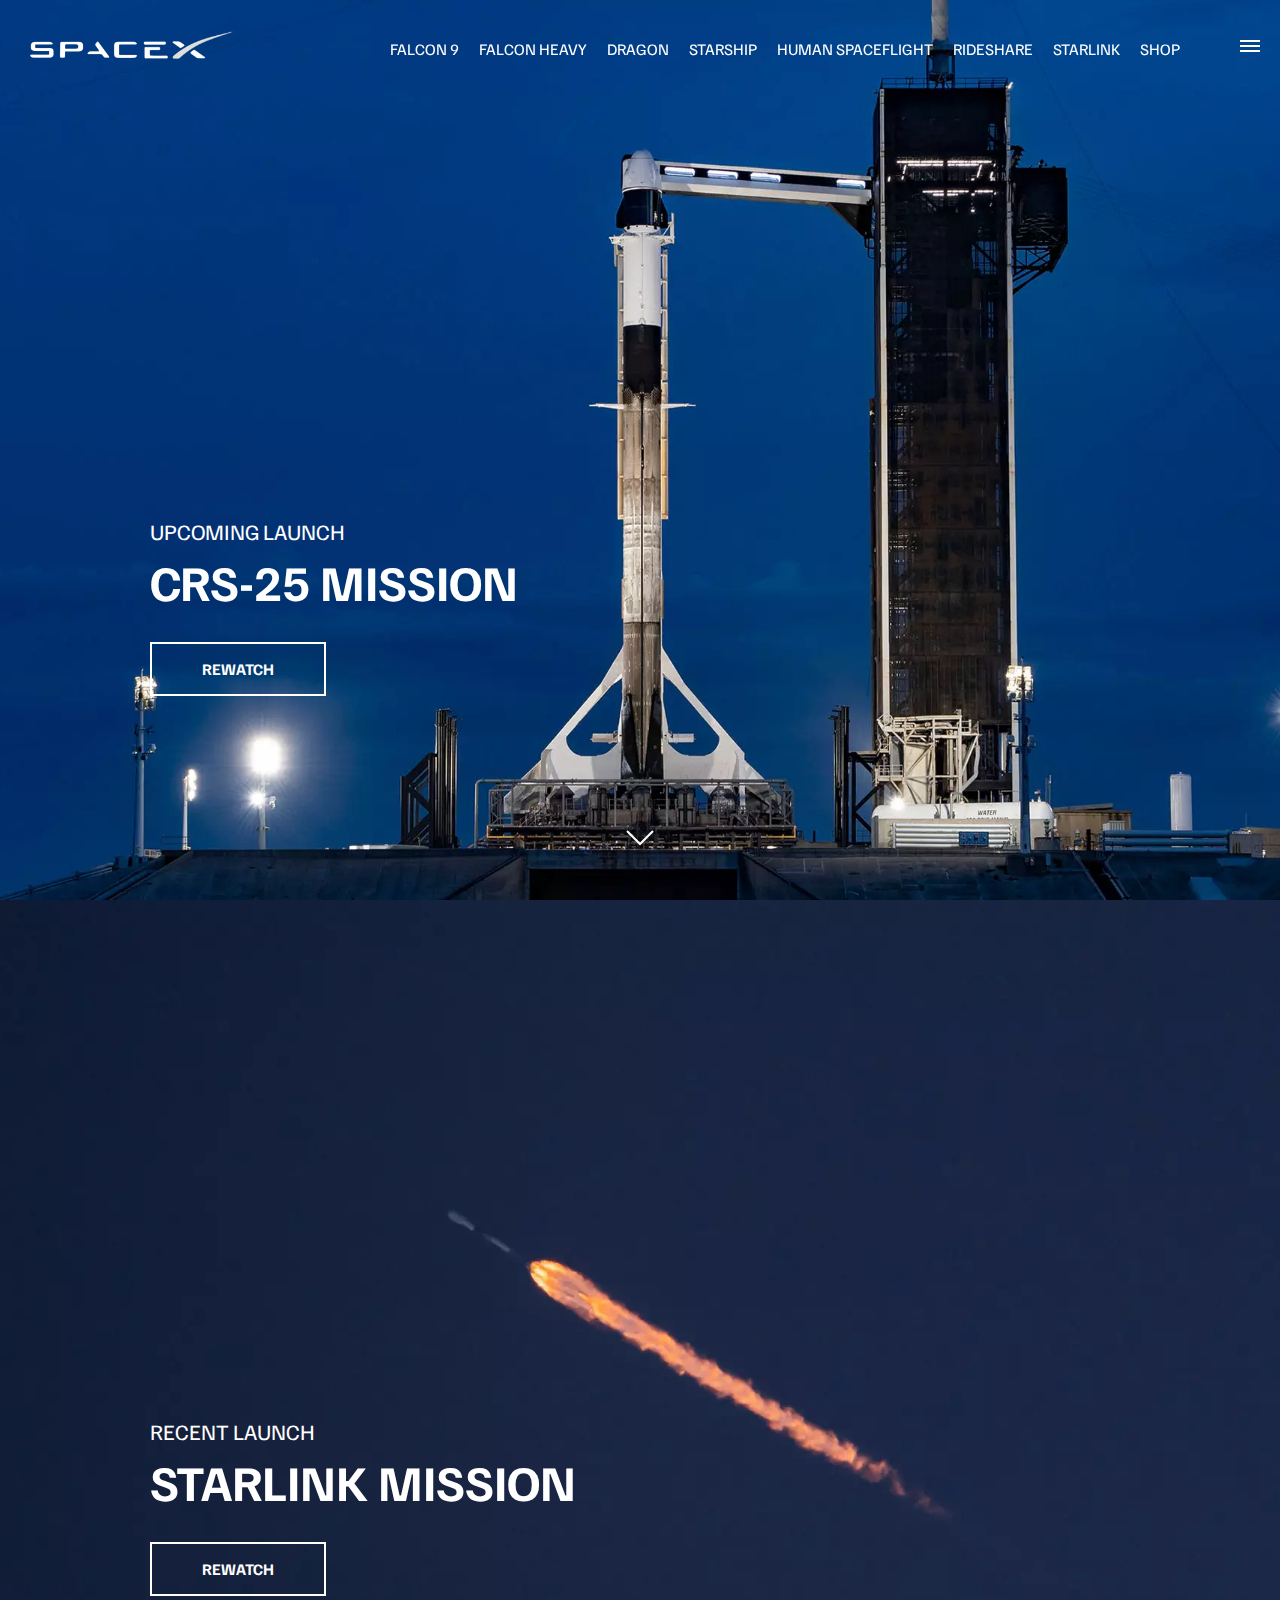
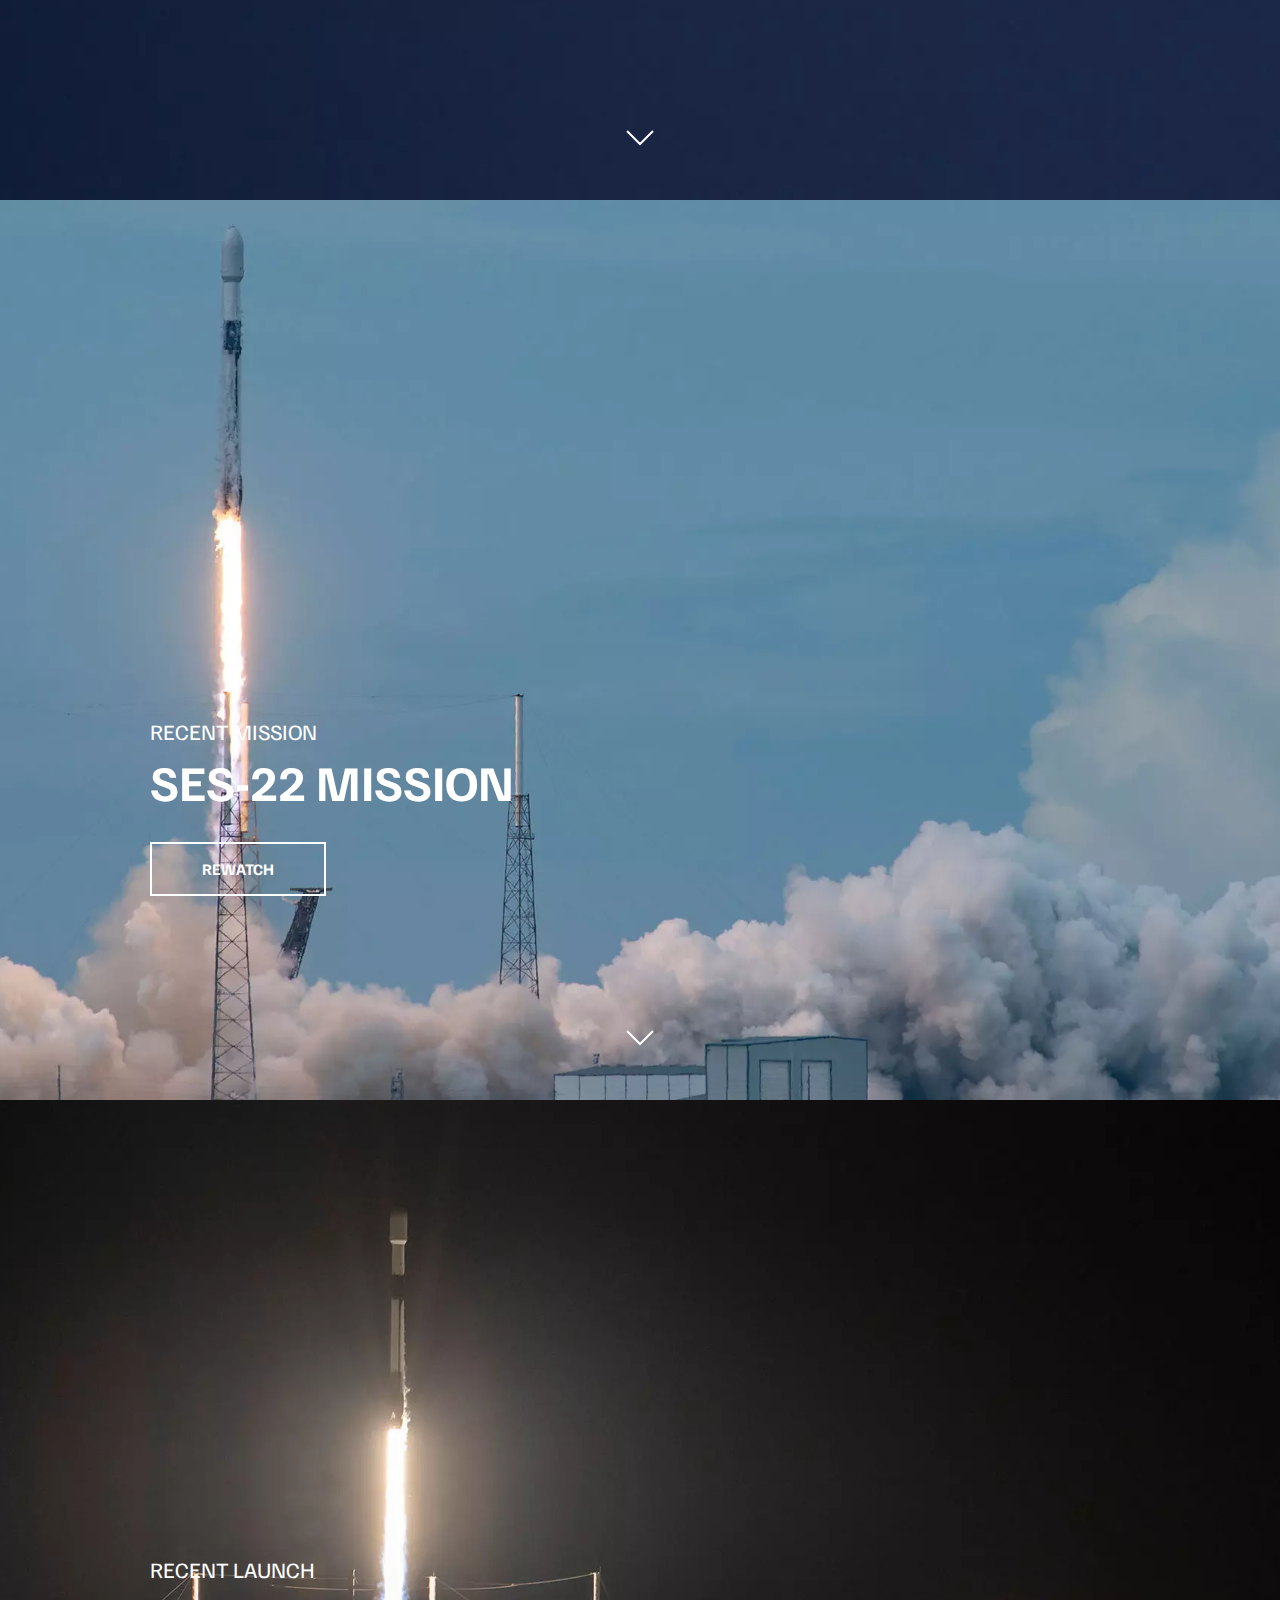
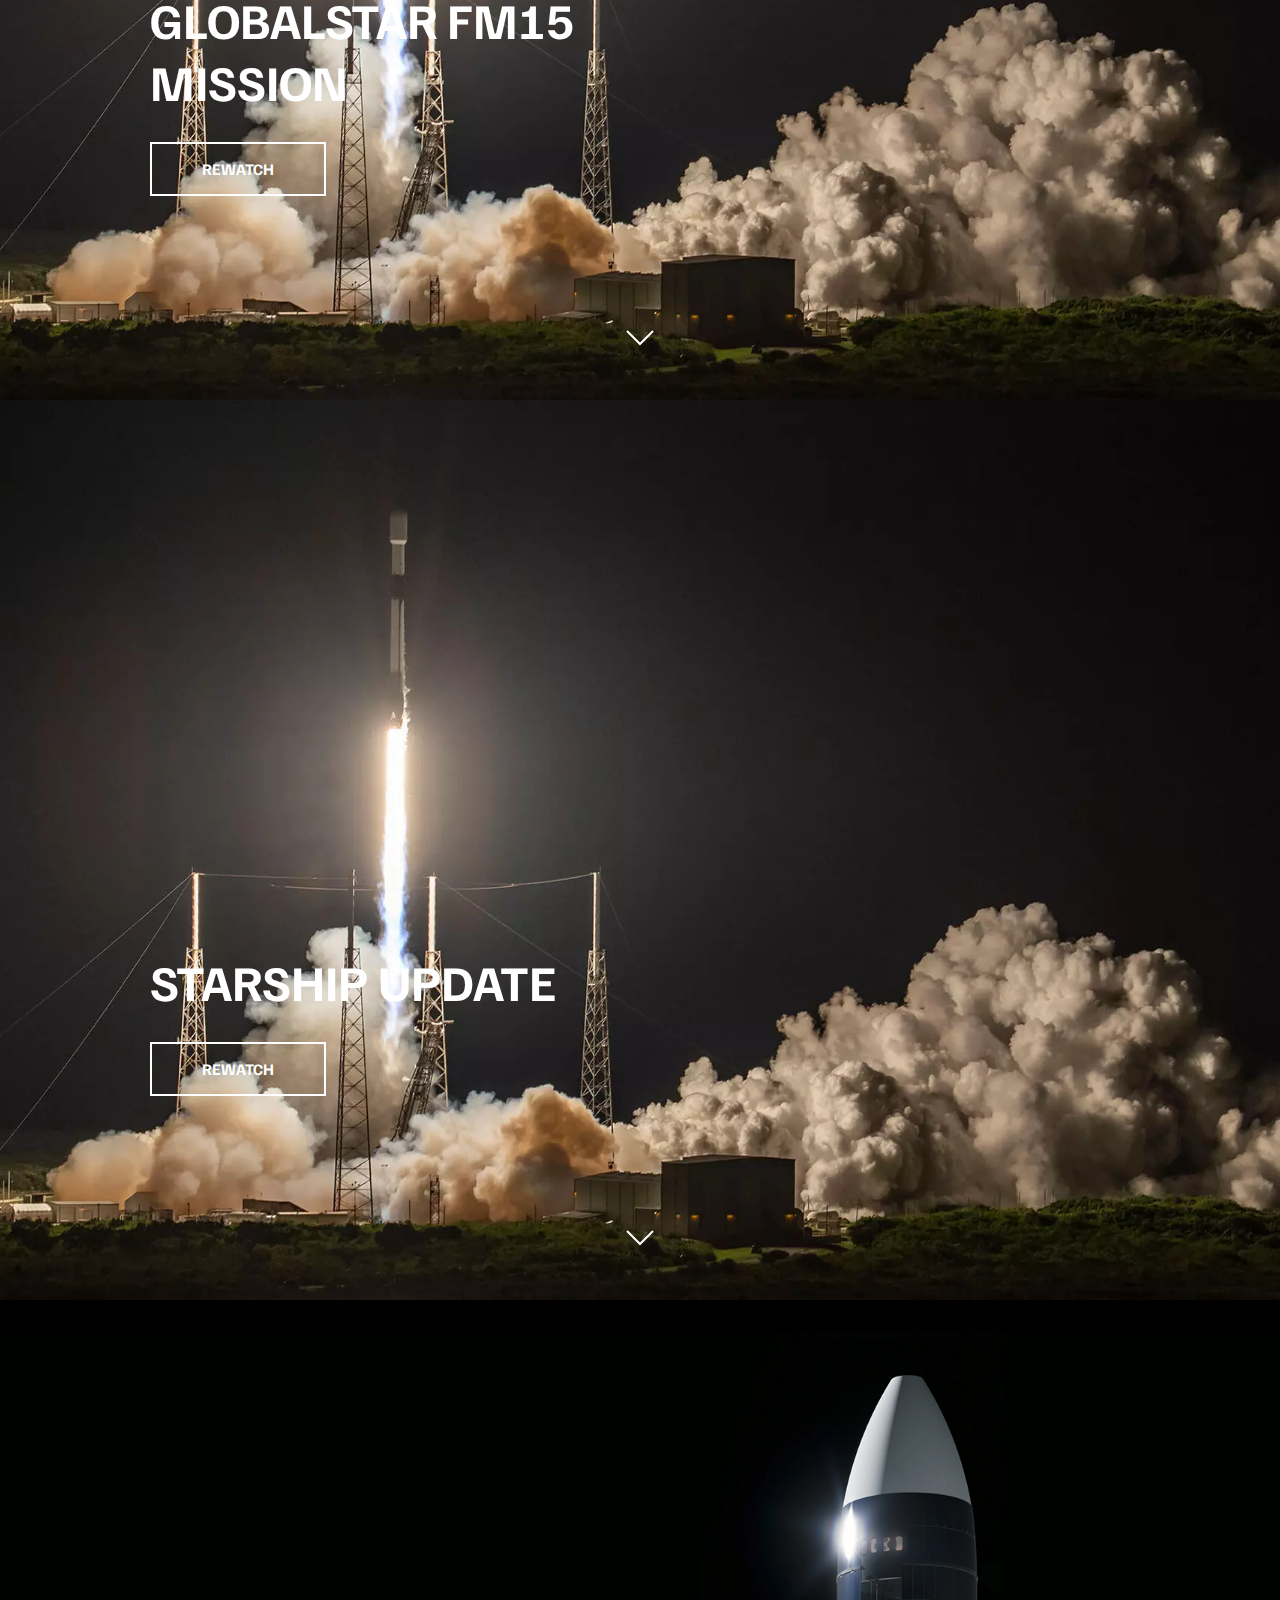
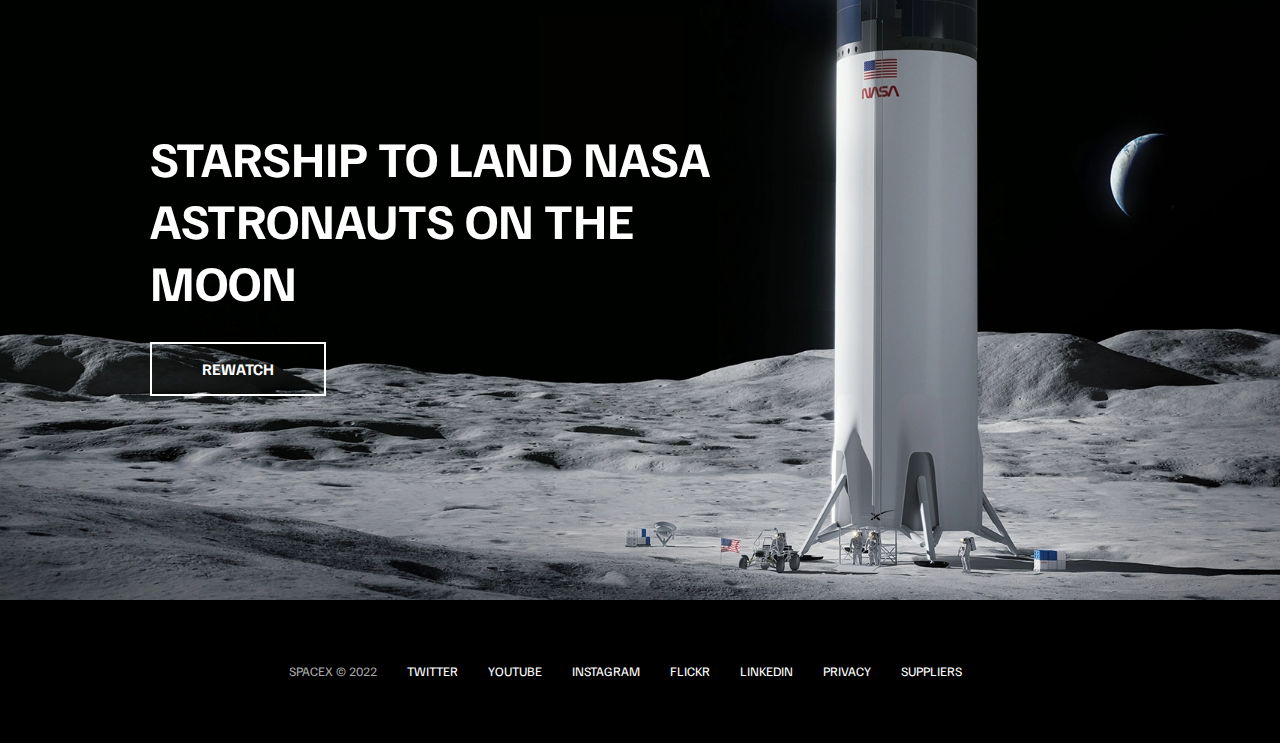
<file: index.html>
<!DOCTYPE html>
<html lang="en">
<head>
    <meta charset="UTF-8">
    <meta http-equiv="X-UA-Compatible" content="IE=edge">
    <meta name="viewport" content="width=device-width, initial-scale=1.0">
    <link rel="stylesheet" href="css/style.css">
    <title>SpaceX</title>
</head>
<body>
    <div id="overlay"></div>
    <div id="mobile-menu" class="mobile-main-menu">
        <div class="logo mobile-only">
            <a href="index.html">
                <img src="images/logo.png" alt="logo">
            </a>
        </div>
        <ul>
            <li class="mobile-only"><a href="falcon9.html">Falcon 9</a></li>
            <li class="mobile-only"><a href="falcon-heavy.html">Falcon Heavy</a></li>
            <li class="mobile-only"><a href="dragon.html">Dragon</a></li>
            <li class="mobile-only"><a href="#">Starship</a></li>
            <li class="mobile-only"><a href="#">Human Spaceflight</a></li>
            <li class="mobile-only"><a href="#">Rideshare</a></li>
            <li class="mobile-only"><a href="#">Starlink</a></li>
            <li class="mobile-only"><a href="#">Shop</a></li>
            <li><a href="#">Mission</a></li>
            <li><a href="#">Launches</a></li>
            <li><a href="#">Careers</a></li>
            <li><a href="#">Updates</a></li>
        </ul>
    </div>
    <header class="main-header">
        <div class="logo">
            <a href="index.html">
                <img src="images/logo.png" alt="logo">
            </a>
        </div>
        <nav class="desktop-main-menu">
            <ul>
                <li><a href="falcon9.html">Falcon 9</a></li>
                <li><a href="falcon-heavy.html">Falcon Heavy</a></li>
                <li><a href="dragon.html">Dragon</a></li>
                <li><a href="#">Starship</a></li>
                <li><a href="#">Human Spaceflight</a></li>
                <li><a href="#">Rideshare</a></li>
                <li><a href="#">Starlink</a></li>
                <li><a href="#">Shop</a></li>
            </ul>
        </nav>
    </header>

    <!-- Hamburger menu -->
    <button id="menu-btn" class="hamburger" type="button">
        <span class="hamburger-top"></span>
        <span class="hamburger-middle"></span>
        <span class="hamburger-bottom"></span>
    </button>

    <!-- Section A -->
    <section class="section-a">
        <div class="section-inner">
            <h4>Upcoming Launch</h4>
            <h2>CRS-25 Mission</h2>
            <div class="btn">
                <div class="hover"></div>
                <span>Rewatch</span>
            </div>
        </div>

        <div class="scroll-arrow">
            <svg width="30px" height="20px">
              <path
                stroke="#ffffff"
                fill="none"
                stroke-width="2px"
                d="M2.000,5.000 L15.000,18.000 L28.000,5.000 "
              ></path>
            </svg>
        </div>
    </section>

    <!-- Section B -->
    <section class="section-b">
        <div class="section-inner">
            <h4>Recent Launch</h4>
            <h2>Starlink Mission</h2>
            <div class="btn">
                <div class="hover"></div>
                <span>Rewatch</span>
            </div>
        </div>

        <div class="scroll-arrow">
            <svg width="30px" height="20px">
              <path
                stroke="#ffffff"
                fill="none"
                stroke-width="2px"
                d="M2.000,5.000 L15.000,18.000 L28.000,5.000 "
              ></path>
            </svg>
        </div>
    </section>

    <!-- Section C -->
    <section class="section-c">
        <div class="section-inner">
            <h4>Recent Mission</h4>
            <h2>SES-22 Mission</h2>
            <div class="btn">
                <div class="hover"></div>
                <span>Rewatch</span>
            </div>
        </div>

        <div class="scroll-arrow">
            <svg width="30px" height="20px">
              <path
                stroke="#ffffff"
                fill="none"
                stroke-width="2px"
                d="M2.000,5.000 L15.000,18.000 L28.000,5.000 "
              ></path>
            </svg>
        </div>
    </section>

    <!-- Section D -->
    <section class="section-d">
        <div class="section-inner">
            <h4>Recent Launch</h4>
            <h2>Globalstar FM15 Mission</h2>
            <div class="btn">
                <div class="hover"></div>
                <span>Rewatch</span>
            </div>
        </div>

        <div class="scroll-arrow">
            <svg width="30px" height="20px">
              <path
                stroke="#ffffff"
                fill="none"
                stroke-width="2px"
                d="M2.000,5.000 L15.000,18.000 L28.000,5.000 "
              ></path>
            </svg>
        </div>
    </section>

    <!-- Section E -->
    <section class="section-d">
        <div class="section-inner">
            <h2>Starship Update</h2>
            <div class="btn">
                <div class="hover"></div>
                <span>Rewatch</span>
            </div>
        </div>

        <div class="scroll-arrow">
            <svg width="30px" height="20px">
              <path
                stroke="#ffffff"
                fill="none"
                stroke-width="2px"
                d="M2.000,5.000 L15.000,18.000 L28.000,5.000 "
              ></path>
            </svg>
        </div>
    </section>

    <!-- Section F -->
    <section class="section-f">
        <div class="section-inner">
            <h2>Starship to land NASA Astronauts on the moon</h2>
            <div class="btn">
                <div class="hover"></div>
                <span>Rewatch</span>
            </div>
        </div>
    </section>

    <!-- Footer -->
    <footer>
        <ul>
            <li>SpaceX &copy; 2022</li>
            <li><a href="#">Twitter</a></li>
            <li><a href="#">Youtube</a></li>
            <li><a href="#">Instagram</a></li>
            <li><a href="#">Flickr</a></li>
            <li><a href="#">Linkedin</a></li>
            <li><a href="#">Privacy</a></li> 
            <li><a href="#">Suppliers</a></li>
        </ul>
    </footer>

    <script src="js/script.js"></script>
</body>
</html>
</file>
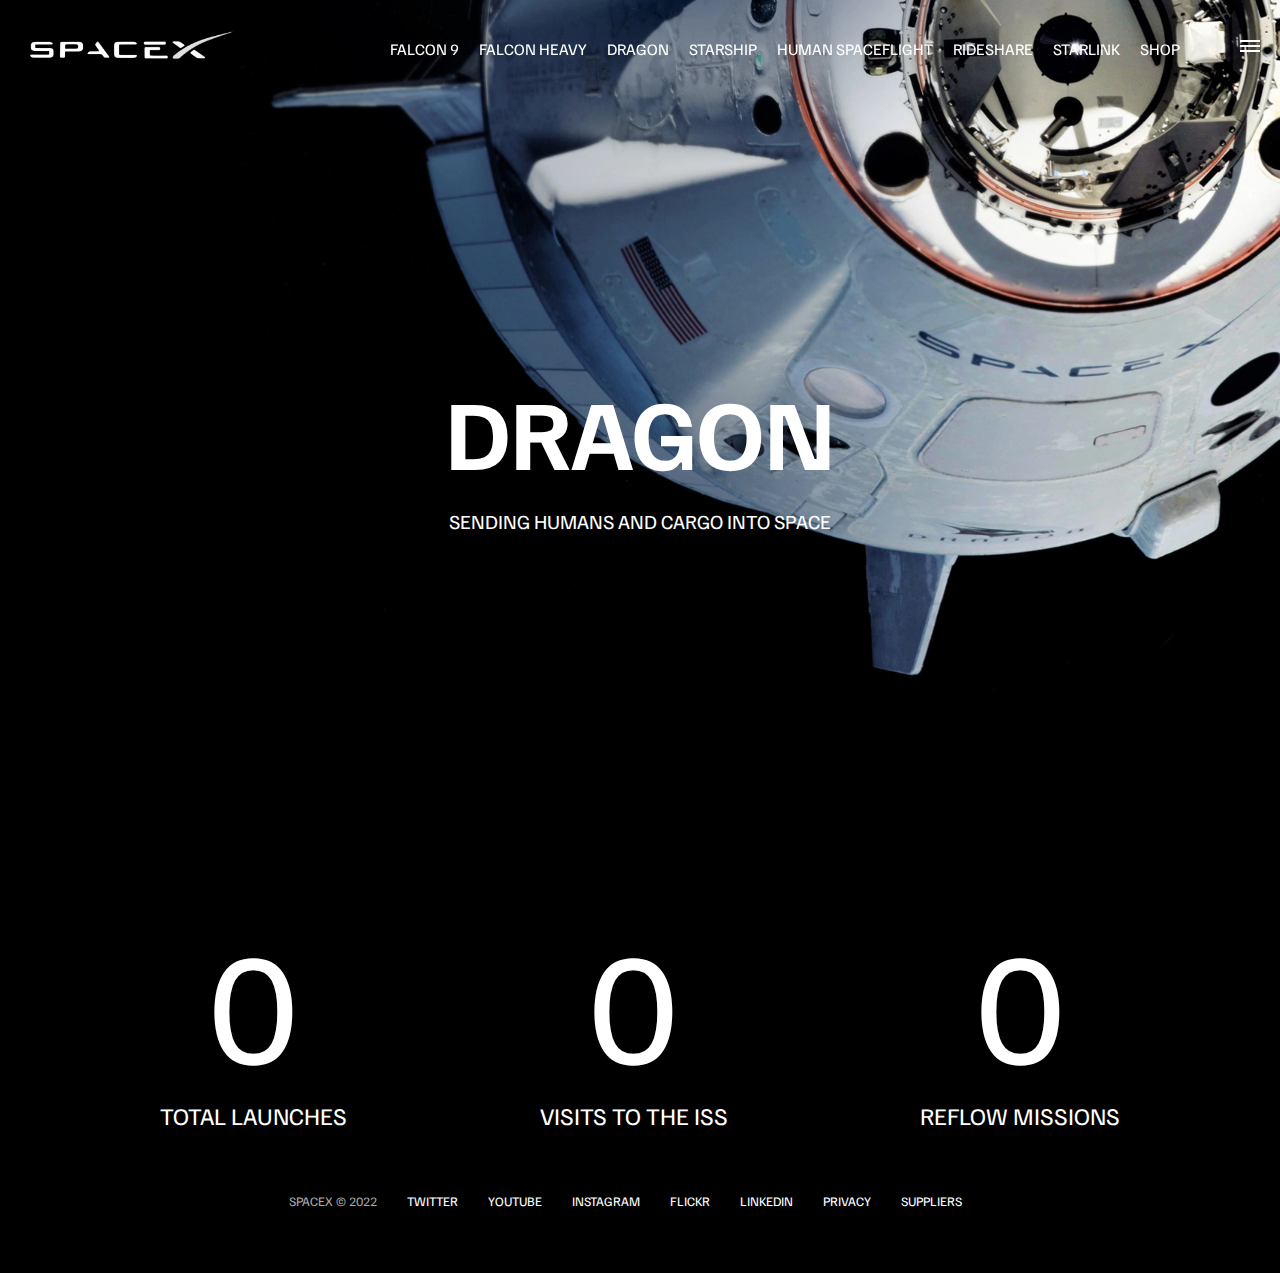
<file: dragon.html>
<!DOCTYPE html>
<html lang="en">
<head>
    <meta charset="UTF-8">
    <meta http-equiv="X-UA-Compatible" content="IE=edge">
    <meta name="viewport" content="width=device-width, initial-scale=1.0">
    <link rel="stylesheet" href="css/style.css">
    <title>SpaceX - Dragon</title>
</head>
<body>
    <div id="overlay"></div>
    <div id="mobile-menu" class="mobile-main-menu">
        <div class="logo mobile-only">
            <a href="index.html">
                <img src="images/logo.png" alt="logo">
            </a>
        </div>
        <ul>
            <li class="mobile-only"><a href="falcon9.html">Falcon 9</a></li>
            <li class="mobile-only"><a href="falcon-heavy.html">Falcon Heavy</a></li>
            <li class="mobile-only"><a href="dragon.html">Dragon</a></li>
            <li class="mobile-only"><a href="#">Starship</a></li>
            <li class="mobile-only"><a href="#">Human Spaceflight</a></li>
            <li class="mobile-only"><a href="#">Rideshare</a></li>
            <li class="mobile-only"><a href="#">Starlink</a></li>
            <li class="mobile-only"><a href="#">Shop</a></li>
            <li><a href="#">Mission</a></li>
            <li><a href="#">Launches</a></li>
            <li><a href="#">Careers</a></li>
            <li><a href="#">Updates</a></li>
        </ul>
    </div>
    <header class="main-header">
        <div class="logo">
            <a href="index.html">
                <img src="images/logo.png" alt="logo">
            </a>
        </div>
        <nav class="desktop-main-menu">
            <ul>
                <li><a href="falcon9.html">Falcon 9</a></li>
                <li><a href="falcon-heavy.html">Falcon Heavy</a></li>
                <li><a href="dragon.html">Dragon</a></li>
                <li><a href="#">Starship</a></li>
                <li><a href="#">Human Spaceflight</a></li>
                <li><a href="#">Rideshare</a></li>
                <li><a href="#">Starlink</a></li>
                <li><a href="#">Shop</a></li>
            </ul>
        </nav>
    </header>

    <!-- Hamburger menu -->
    <button id="menu-btn" class="hamburger" type="button">
        <span class="hamburger-top"></span>
        <span class="hamburger-middle"></span>
        <span class="hamburger-bottom"></span>
    </button>

    <section class="section-animate bg-dragon">

    </section>
    <div class="section-inner-center">
        <h3>Dragon</h3>
        <p>Sending humans and cargo into space</p>
    </div>

    <div class="stats">
        <div>
            <span class="counter" data-target="34">0</span>
            <h4>Total Launches</h4>
        </div>
        <div>
            <span class="counter" data-target="31">0</span>
            <h4>Visits to the ISS</h4>
        </div>
        <div>
            <span class="counter" data-target="13">0</span>
            <h4>Reflow Missions</h4>
        </div>
    </div>

    <!-- Footer -->
    <footer>
        <ul>
            <li>SpaceX &copy; 2022</li>
            <li><a href="#">Twitter</a></li>
            <li><a href="#">Youtube</a></li>
            <li><a href="#">Instagram</a></li>
            <li><a href="#">Flickr</a></li>
            <li><a href="#">Linkedin</a></li>
            <li><a href="#">Privacy</a></li> 
            <li><a href="#">Suppliers</a></li>
        </ul>
    </footer>

    <script src="js/script.js"></script>
</body>
</html>
</file>
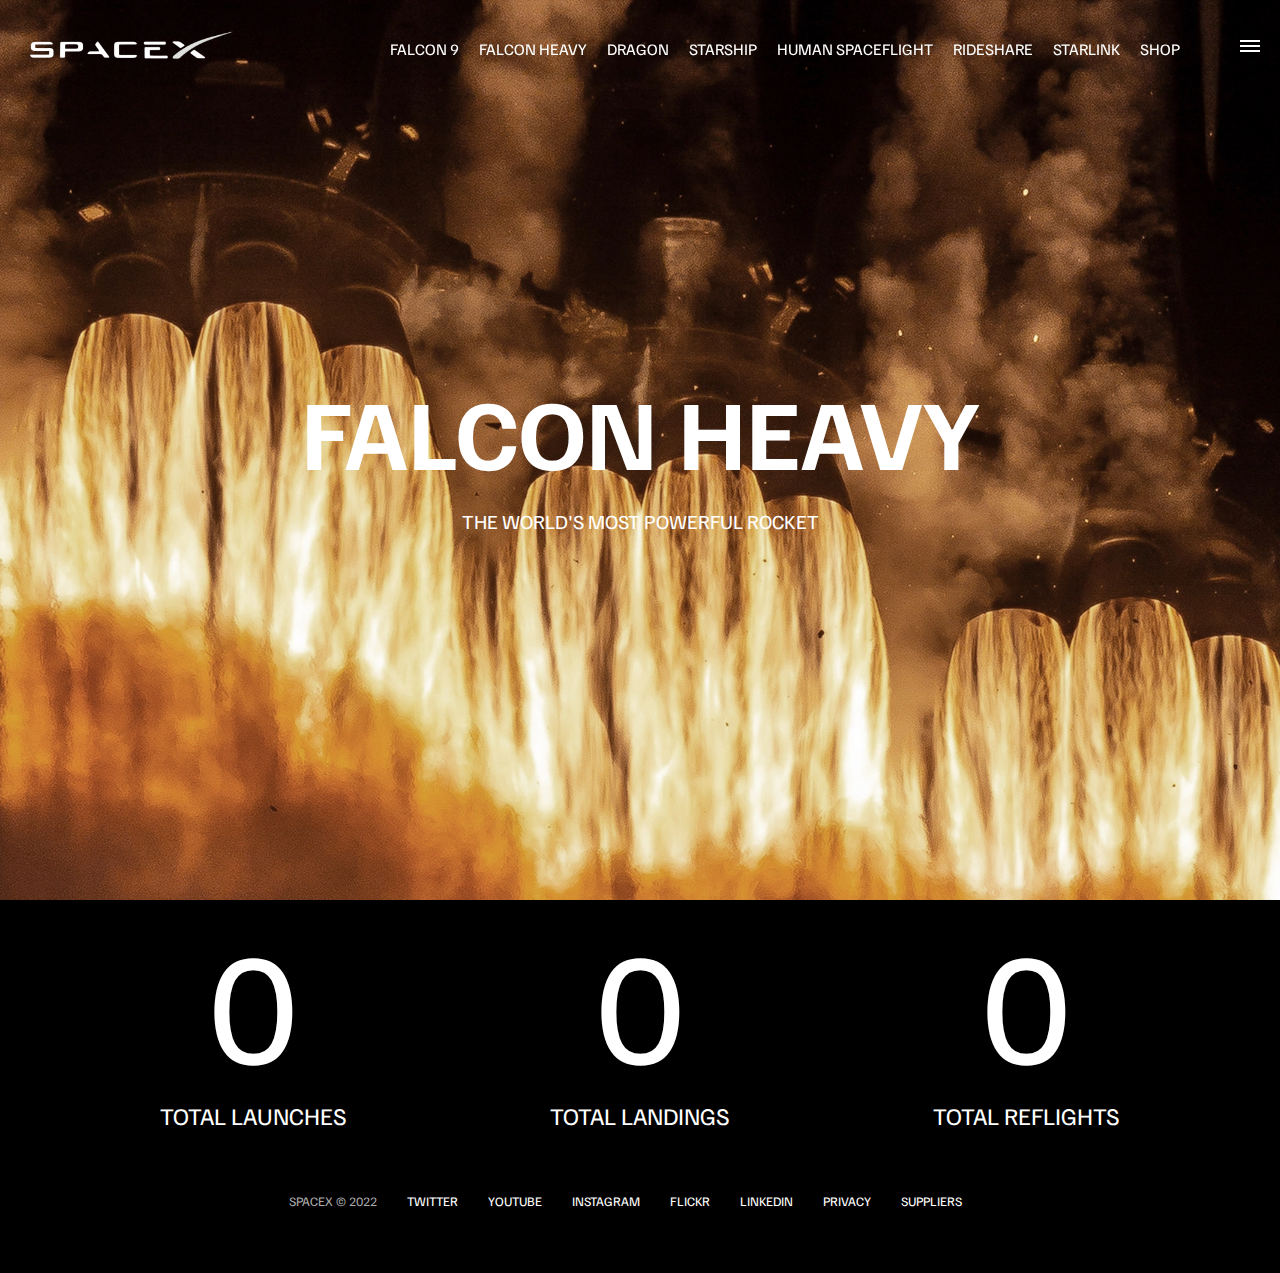
<file: falcon-heavy.html>
<!DOCTYPE html>
<html lang="en">
<head>
    <meta charset="UTF-8">
    <meta http-equiv="X-UA-Compatible" content="IE=edge">
    <meta name="viewport" content="width=device-width, initial-scale=1.0">
    <link rel="stylesheet" href="css/style.css">
    <title>SpaceX - Falcon Heavy</title>
</head>
<body>
    <div id="overlay"></div>
    <div id="mobile-menu" class="mobile-main-menu">
        <div class="logo mobile-only">
            <a href="index.html">
                <img src="images/logo.png" alt="logo">
            </a>
        </div>
        <ul>
            <li class="mobile-only"><a href="falcon9.html">Falcon 9</a></li>
            <li class="mobile-only"><a href="falcon-heavy.html">Falcon Heavy</a></li>
            <li class="mobile-only"><a href="dragon.html">Dragon</a></li>
            <li class="mobile-only"><a href="#">Starship</a></li>
            <li class="mobile-only"><a href="#">Human Spaceflight</a></li>
            <li class="mobile-only"><a href="#">Rideshare</a></li>
            <li class="mobile-only"><a href="#">Starlink</a></li>
            <li class="mobile-only"><a href="#">Shop</a></li>
            <li><a href="#">Mission</a></li>
            <li><a href="#">Launches</a></li>
            <li><a href="#">Careers</a></li>
            <li><a href="#">Updates</a></li>
        </ul>
    </div>
    <header class="main-header">
        <div class="logo">
            <a href="index.html">
                <img src="images/logo.png" alt="logo">
            </a>
        </div>
        <nav class="desktop-main-menu">
            <ul>
                <li><a href="falcon9.html">Falcon 9</a></li>
                <li><a href="falcon-heavy.html">Falcon Heavy</a></li>
                <li><a href="dragon.html">Dragon</a></li>
                <li><a href="#">Starship</a></li>
                <li><a href="#">Human Spaceflight</a></li>
                <li><a href="#">Rideshare</a></li>
                <li><a href="#">Starlink</a></li>
                <li><a href="#">Shop</a></li>
            </ul>
        </nav>
    </header>

    <!-- Hamburger menu -->
    <button id="menu-btn" class="hamburger" type="button">
        <span class="hamburger-top"></span>
        <span class="hamburger-middle"></span>
        <span class="hamburger-bottom"></span>
    </button>

    <section class="section-animate bg-falcon-heavy">

    </section>
    <div class="section-inner-center">
        <h3>Falcon Heavy</h3>
        <p>The world's most powerful rocket</p>
    </div>

    <div class="stats">
        <div>
            <span class="counter" data-target="3">0</span>
            <h4>Total Launches</h4>
        </div>
        <div>
            <span class="counter" data-target="7">0</span>
            <h4>Total Landings</h4>
        </div>
        <div>
            <span class="counter" data-target="4">0</span>
            <h4>Total Reflights</h4>
        </div>
    </div>

    <!-- Footer -->
    <footer>
        <ul>
            <li>SpaceX &copy; 2022</li>
            <li><a href="#">Twitter</a></li>
            <li><a href="#">Youtube</a></li>
            <li><a href="#">Instagram</a></li>
            <li><a href="#">Flickr</a></li>
            <li><a href="#">Linkedin</a></li>
            <li><a href="#">Privacy</a></li> 
            <li><a href="#">Suppliers</a></li>
        </ul>
    </footer>

    <script src="js/script.js"></script>
</body>
</html>
</file>
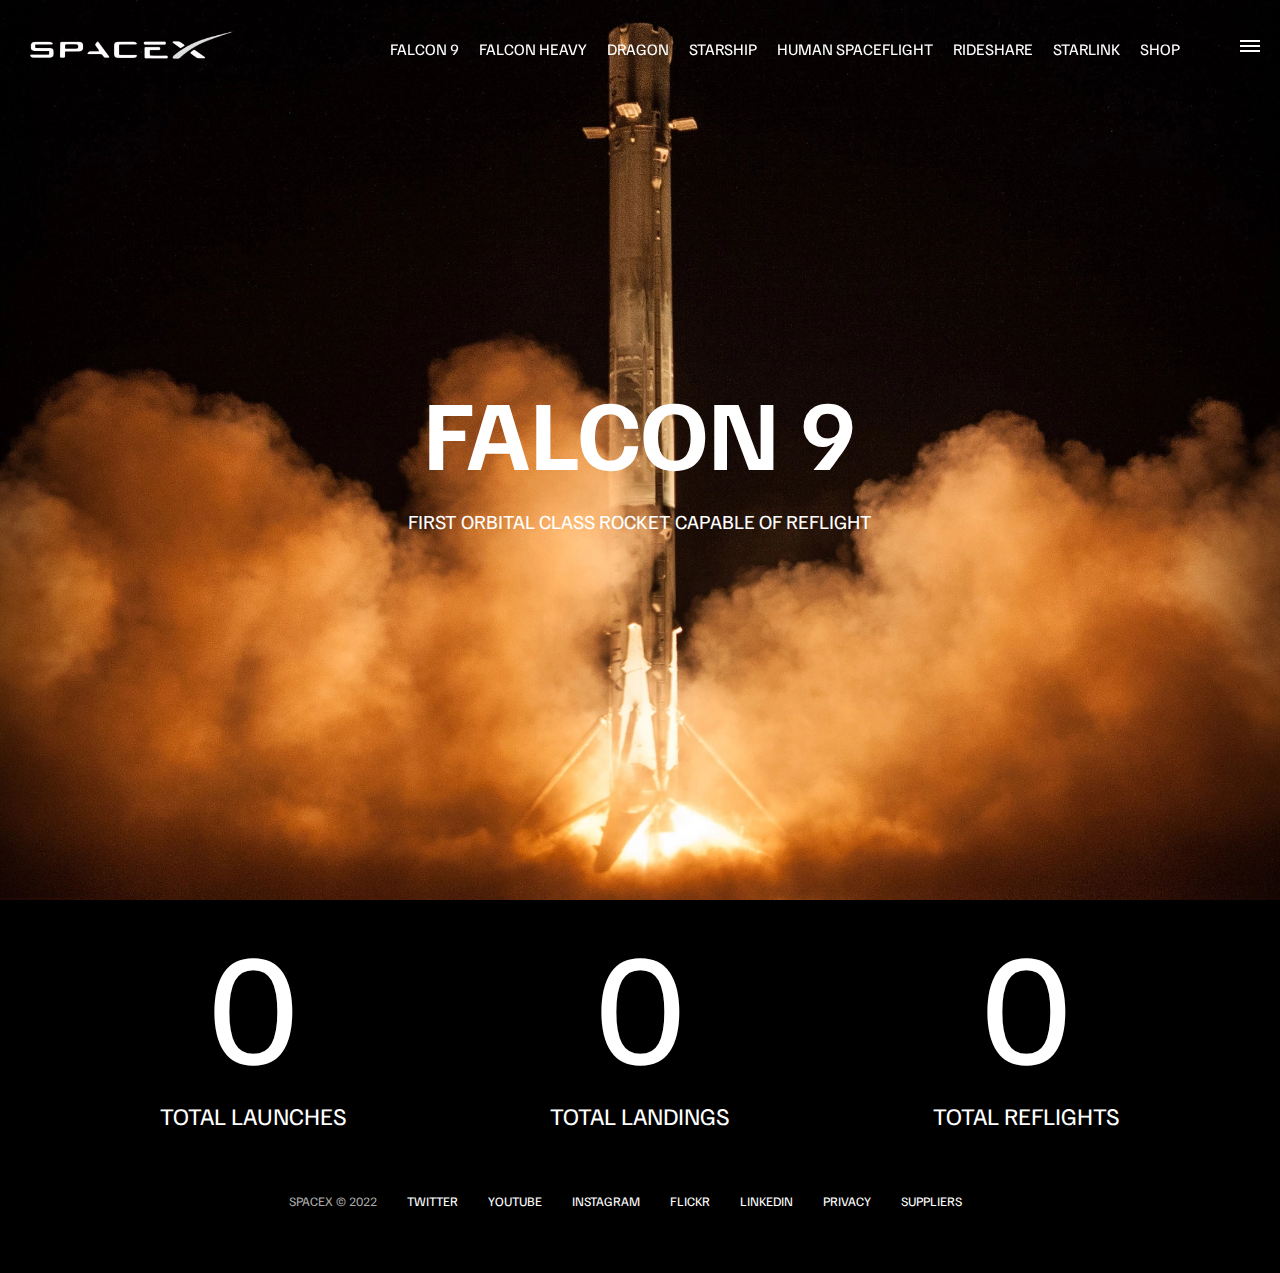
<file: falcon9.html>
<!DOCTYPE html>
<html lang="en">
<head>
    <meta charset="UTF-8">
    <meta http-equiv="X-UA-Compatible" content="IE=edge">
    <meta name="viewport" content="width=device-width, initial-scale=1.0">
    <link rel="stylesheet" href="css/style.css">
    <title>SpaceX - Falcon 9</title>
</head>
<body>
    <div id="overlay"></div>
    <div id="mobile-menu" class="mobile-main-menu">
        <div class="logo mobile-only">
            <a href="index.html">
                <img src="images/logo.png" alt="logo">
            </a>
        </div>
        <ul>
            <li class="mobile-only"><a href="falcon9.html">Falcon 9</a></li>
            <li class="mobile-only"><a href="falcon-heavy.html">Falcon Heavy</a></li>
            <li class="mobile-only"><a href="dragon.html">Dragon</a></li>
            <li class="mobile-only"><a href="#">Starship</a></li>
            <li class="mobile-only"><a href="#">Human Spaceflight</a></li>
            <li class="mobile-only"><a href="#">Rideshare</a></li>
            <li class="mobile-only"><a href="#">Starlink</a></li>
            <li class="mobile-only"><a href="#">Shop</a></li>
            <li><a href="#">Mission</a></li>
            <li><a href="#">Launches</a></li>
            <li><a href="#">Careers</a></li>
            <li><a href="#">Updates</a></li>
        </ul>
    </div>
    <header class="main-header">
        <div class="logo">
            <a href="index.html">
                <img src="images/logo.png" alt="logo">
            </a>
        </div>
        <nav class="desktop-main-menu">
            <ul>
                <li><a href="falcon9.html">Falcon 9</a></li>
                <li><a href="falcon-heavy.html">Falcon Heavy</a></li>
                <li><a href="dragon.html">Dragon</a></li>
                <li><a href="#">Starship</a></li>
                <li><a href="#">Human Spaceflight</a></li>
                <li><a href="#">Rideshare</a></li>
                <li><a href="#">Starlink</a></li>
                <li><a href="#">Shop</a></li>
            </ul>
        </nav>
    </header>

    <!-- Hamburger menu -->
    <button id="menu-btn" class="hamburger" type="button">
        <span class="hamburger-top"></span>
        <span class="hamburger-middle"></span>
        <span class="hamburger-bottom"></span>
    </button>

    <section class="section-animate bg-falcon-9">

    </section>
    <div class="section-inner-center">
        <h3>Falcon 9</h3>
        <p>FIRST ORBITAL CLASS ROCKET CAPABLE OF REFLIGHT</p>
    </div>

    <div class="stats">
        <div>
            <span class="counter" data-target="3">0</span>
            <h4>Total Launches</h4>
        </div>
        <div>
            <span class="counter" data-target="7">0</span>
            <h4>Total Landings</h4>
        </div>
        <div>
            <span class="counter" data-target="4">0</span>
            <h4>Total Reflights</h4>
        </div>
    </div>

    <!-- Footer -->
    <footer>
        <ul>
            <li>SpaceX &copy; 2022</li>
            <li><a href="#">Twitter</a></li>
            <li><a href="#">Youtube</a></li>
            <li><a href="#">Instagram</a></li>
            <li><a href="#">Flickr</a></li>
            <li><a href="#">Linkedin</a></li>
            <li><a href="#">Privacy</a></li> 
            <li><a href="#">Suppliers</a></li>
        </ul>
    </footer>

    <script src="js/script.js"></script>
</body>
</html>
</file>
<file: css/style.css>
@import url('https://fonts.googleapis.com/css2?family=Familjen+Grotesk:wght@400;600;700&display=swap');

*, *::before, *::after{
    margin: 0;
    padding: 0;
    box-sizing: border-box;
}

body{
    font-family: 'Familjen Grotesk', sans-serif;
    background: #000;
    color: #fff;
}

a{
    text-decoration: none;
    color: #fff;
}

ul{
    list-style: none;
}

/* Header   */
.main-header{
    position: fixed;
    top: 0;
    left: 0;
    width: 100%;
    z-index: 3;
    display: flex;
    justify-content: space-between;
    align-items: center;
    text-transform: uppercase;
    height: 100px;
    padding: 0 30px;
}

/* Logo */
.logo{
    width: 210px;
    height: auto; 
}

.logo img{
    display: block;
    width: 100%;
    height: auto;
}

/* Desktop Menu */
.desktop-main-menu{
    margin-right: 50px;
}

.desktop-main-menu ul{
    display: flex;
}

.desktop-main-menu ul li{
    position: relative;
    margin-right: 20px;
    padding-bottom: 2px;
}

/* Menu item bottom border */
.desktop-main-menu ul li a::after{
    content: '';
    position: absolute;
    bottom: 0;
    left: 0;
    width: 100%;
    height: 1px;
    background: #fff;
    transform: scaleX(0);
    transition: transform 0.6s ease-in-out;
    transform-origin: right center;
}

.desktop-main-menu ul li a:hover:after{
    transform: scaleX(1);
    transform-origin: left center;
    transition-duration: 0.4s;
}

/* Sections */
section{
    position: relative;
    height: 100vh;
    background-position: center center;
    background-repeat: no-repeat;
    background-size: cover;
    text-transform: uppercase;
}

.section-inner{
    position: absolute;
    bottom: 200px;
    left: 150px;
    max-width: 560px;
}

.section-inner h4{
    font-size: 22px;
    margin-bottom: 5px;
    font-weight: 300;
    animation: fadeInUp 0.5s ease-in-out;
}

.section-inner h2{
    font-size: 50px;
    font-weight: 700;
    margin-bottom: 20px;
    animation: fadeInUp 0.5s ease-in-out 0.2s;
    animation-fill-mode: both;
}

.section-inner .btn{
    animation: fadeInUp 0.5s ease-in-out 0.4s;
    animation-fill-mode: both;
}

/* Background images */
.section-a{
    background-image: url("../images/section-a.webp");
}
.section-b{
    background-image: url("../images/section-b.webp");
}
.section-c{
    background-image: url("../images/section-c.webp");
}
.section-d{
    background-image: url("../images/section-d.webp");
}
.section-e{
    background-image: url("../images/section-e.webp");
}
.section-f{
    background-image: url("../images/section-f.webp");
}


/* Button */
.btn{
    position: relative;
    display: inline-block;
    cursor: pointer;
    text-align: center;
    min-width: 130px;
    padding: 15px 50px;
    margin-top: 10px;
    border: 2px solid #fff;
    font-weight: bold;
    overflow: hidden;
    z-index: 2;
    
}

.btn:hover span{
    color: #000;
}

.btn .hover{
    position: absolute;
    top: 0;
    left: 0;
    width: 100%;
    height: 100%;
    background-color: #fff;
    z-index: -1;
    transform: translateY(100%);
    transition: transform 0.6s ease-in-out;
}

.btn:hover .hover{
    transform: translateY(0);
}

.scroll-arrow{
    position: absolute;
    bottom: 50px;
    left: 50%;
    transform: translateX(-50%);
    animation: fadeBounce 5s infinite;
}

/* Footer */
footer{
    position: relative;
    padding: 55px 0;
}

footer ul{
    display: flex;
    justify-content: center;
    align-items: center;
    flex-wrap: wrap;
}

footer ul li{
    margin-right: 30px;
    color: #aaa;
    text-transform: uppercase;
    font-size: 13px;
    line-height: 2.5;
}

footer ul li a{
    transition: color 0.6s;
}

footer ul li a:hover{
    color: #aaa;
}

/* Hamburger Menu */
.hamburger{
    position: fixed;
    top: 40px;
    right: 20px;
    z-index: 10;
    cursor: pointer;
    width: 20px;
    height: 20px;
    background: none;
    border: none;
}

.hamburger-top,
.hamburger-middle,
.hamburger-bottom{
    position: absolute;
    width: 20px;
    height: 2px;
    top: 0;
    left: 0;
    background-color: #fff;
    transition: all 0.5s ease-in-out;
}

.hamburger-middle{
    transform: translateY(5px);
}

.hamburger-bottom{
    transform: translateY(10px);
}

/* Transition hamburger to x when open */

.open .hamburger-top{
    transform: rotate(45deg) translate(6px, 6px)
}

.open .hamburger-middle{
    display: none;
}

.open .hamburger-bottom{
    transform: rotate(-45deg) translate(-6px, 6px);
}

/* Overlay */
.overlay-show{
    position: fixed;
    top: 0;
    left: 0;
    width: 100%;
    height: 100%;
    background-color: rgba(0, 0, 0, 0.5);
    z-index: 3;
}

.stop-scrolling{
    overflow: hidden;
}

.mobile-only{
    display: none;
}
/* Mobile menu */
.mobile-main-menu{
    position: fixed;
    top: 0;
    right: 0;
    height: 100%;
    width: 350px;
    z-index: 4;
    display: flex;
    align-items: center;
    justify-content: center;
    background-color: #000;
    transform: translateX(100%);
    transition: transform 0.6s ease-in-out;
}


/* Bring menu items from right */
.show-menu{
    transform: translateX(0);
}

.mobile-main-menu ul{
    margin-top: 75px;
    display: flex;
    flex-direction: column;
    align-items: end;
    justify-content: center;
    padding: 50px;
    width: 100%;
}

.mobile-main-menu ul li{
    margin-bottom: 20px;
    font-size: 18px;
    text-transform: uppercase;
    border-bottom: 1px #555 dotted;
    width: 100%;
    text-align: right;
    padding-bottom: 8px;
}

.mobile-main-menu ul li a{
    color: #fff;
    transition: color 0.5s ease-in-out;
}

.mobile-main-menu ul li a:hover{
    color: #aaa;
}

/* Inner Pages */
.bg-falcon-9{
    background-image: url(../images/falcon-9.webp);
}
.bg-falcon-heavy{
    background-image: url(../images/falcon-heavy.webp);
}
.bg-dragon{
    background-image: url(../images/dragon.webp);
}

.section-animate{
    animation: fadeIn 2s ease-in-out ;
}

.section-inner-center{
    position: absolute;
    top: 50%;
    left: 50%;
    transform: translate(-50%, -50%);
    text-transform: uppercase;
    text-align: center;
    width: 80%;
}

.section-inner-center h3{
    font-size: 100px;
    margin-bottom: 15px;
    animation: fadeInUp 0.5s ease-in-out;
    animation-fill-mode: both;
}

.section-inner-center p{
    font-size: 20px;
    animation: fadeInUp 0.5s ease-in-out 0.2s;
    animation-fill-mode: both;
}

/* Stats */
.stats{
    max-width: 960px;
    margin: 0 auto;
    display: flex;
    align-items: center;
    justify-content: space-between;
    text-align: center;
    text-transform: uppercase;
}

.stats div span{
    font-size: 160px;
}

.stats div h4{
    font-size: 24px;
    font-weight: 300;
}

/* Animations */
@keyframes fadeIn {
    0%{
        opacity: 0;
    }

    100%{
        opacity: 1;
    }
}

@keyframes fadeInUp {
    0%{
        opacity: 0;
        transform: translateY(140px);
    }

    100%{
        opacity: 1;
        transform: translateY(0);
    }
}

@keyframes fadeBounce {
    0%,
    20%,
    50%,
    80%,
    100%{
        opacity: 0;
        transform:translate(-50%,-20px);
    }

    40%{
        opacity: 1;
        transform: translate(-50%,0);
    }
}

/* Media Queries */

@media (max-width: 960px) {
    /* Hide desktop menu */
    .desktop-main-menu{
        display: none;
    }

    .mobile-main-menu .logo{
        display: none;
    }

    /* Show main mobile menu items */
    .mobile-only{
        display: block;
    }

    .section-inner-center h3{
        font-size: 75px;
    }
}

@media (max-width: 600px) {

    .logo{
        width: 150px;
        margin: auto;
    }

    .mobile-main-menu .logo{
        display: block;
        position: absolute;
        z-index: 100;
        top: 30px;
        left: 50%;
        transform: translateX(-50%);
    }

    .mobile-main-menu ul li{
        font-size: 14px;
        padding-bottom: 4px;
    }

    .section-inner{
        bottom: 110px;
        left: 20px;
    }

    .scroll-arrow{
        bottom: 70px;
    }

    .section-inner h2{
        font-size: 40px;
    }

    footer ul li:first-child {
        position: absolute;
        top: 30px;
        left: 50%;
        transform: translate(-50%, -50%);
    }

    footer ul li{
        margin-right: 15px;
    }


    .section-inner-center h3{
        font-size: 50px;
    }

    .stats{
        flex-direction: column;
    }
}
</file>
